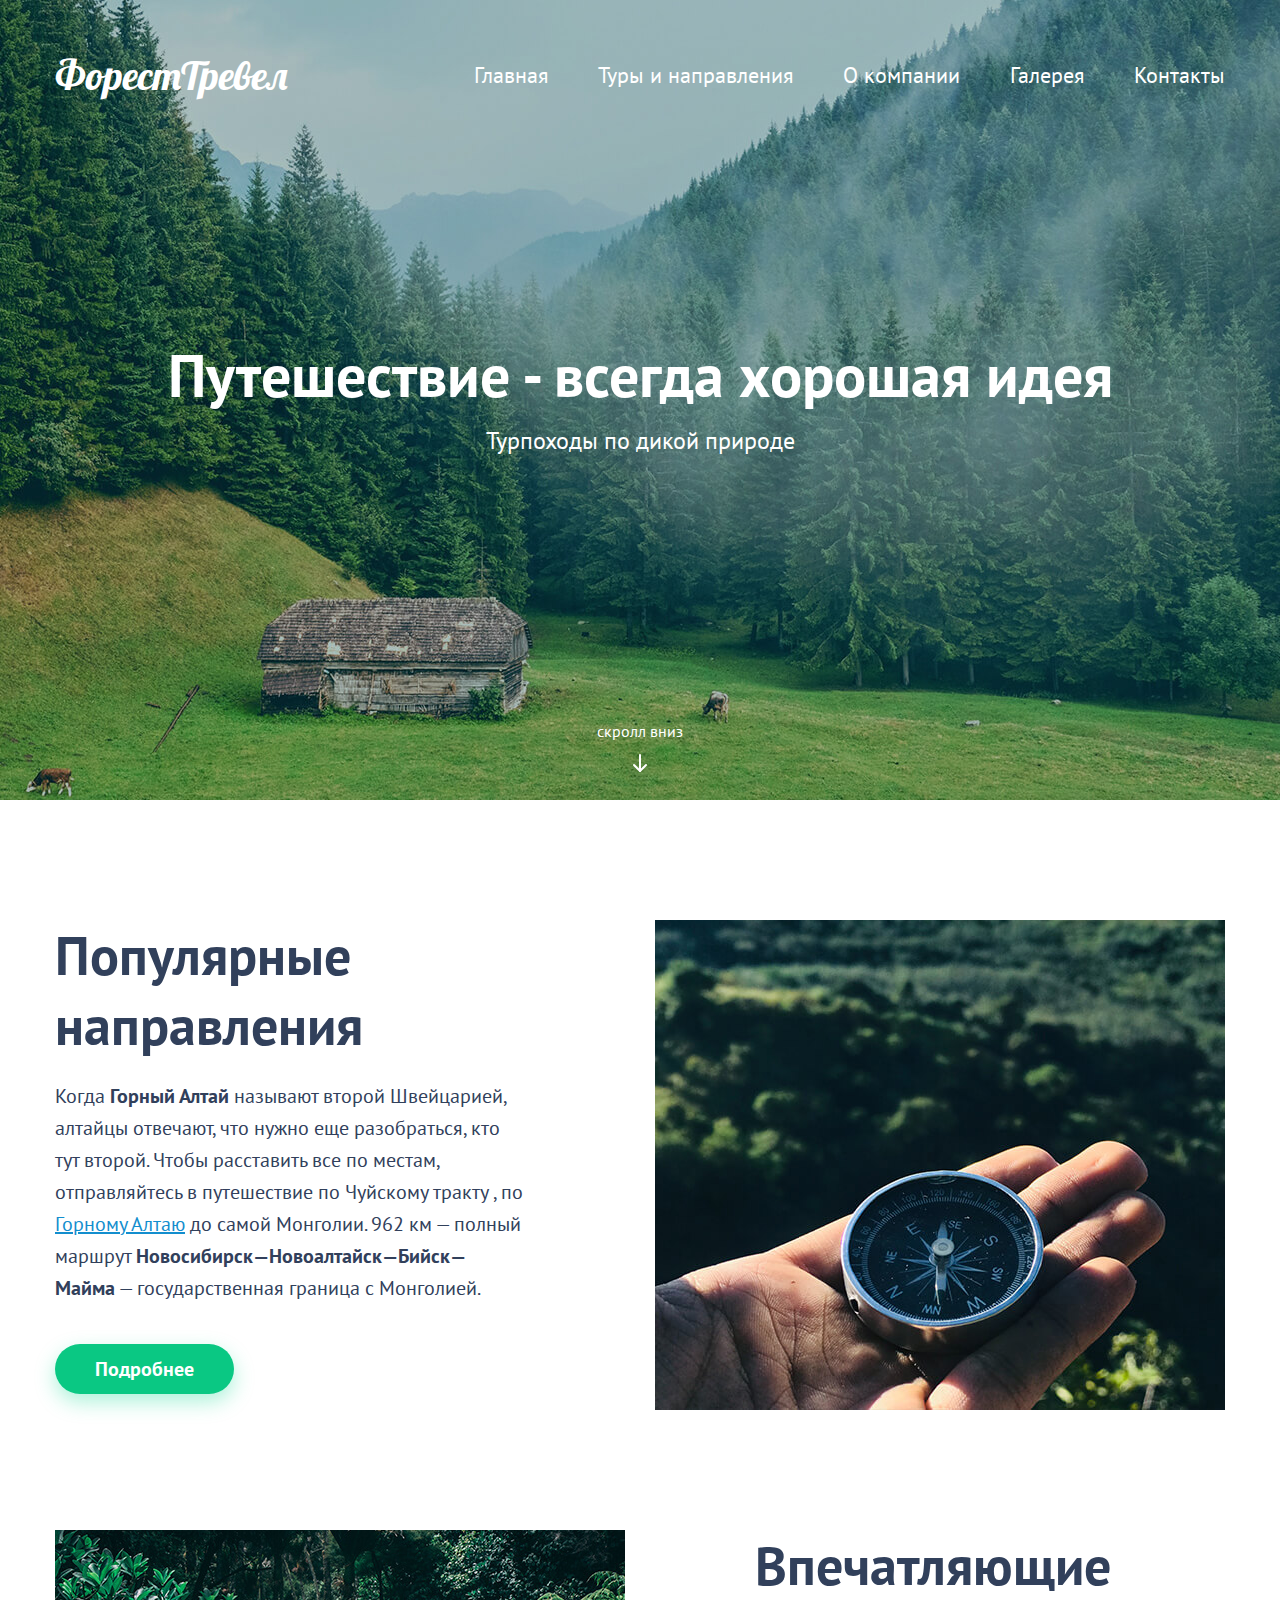
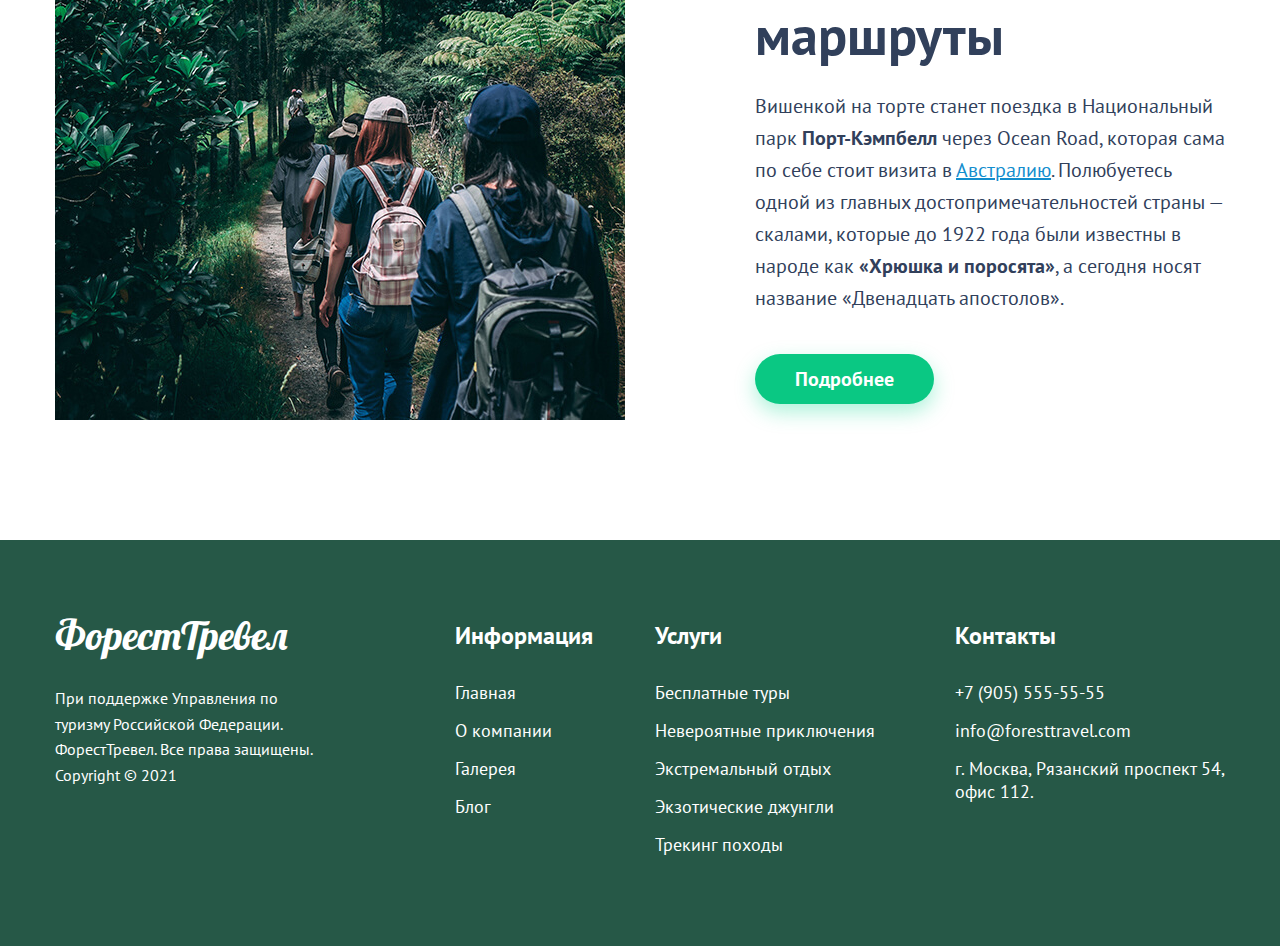
<file: index.html>
<!DOCTYPE html>
<html lang="en">
  <head>
    <meta charset="UTF-8" />
    <meta http-equiv="X-UA-Compatible" content="IE=edge" />
    <meta name="viewport" content="width=device-width, initial-scale=1.0" />

    <title>Forest Travel</title>

    <link rel="stylesheet" href="./css/main.css" />
    <link rel="stylesheet" href="./css/media.css" />
    <link rel="preconnect" href="https://fonts.googleapis.com" />
    <link rel="preconnect" href="https://fonts.gstatic.com" crossorigin />
    <link
      href="https://fonts.googleapis.com/css2?family=Lobster&family=PT+Sans:wght@400;700&display=swap"
      rel="stylesheet"
    />

    <meta property="og:url" content="https://test.html" />
    <meta property="og:type" content="website" />
    <meta property="og:title" content="Туристическое агенство Форест Тревел" />
    <meta property="og:description" content="Турпоходы по дикой природе" />
  </head>
  <body>
    <header class="header">
      <div class="header-top">
        <div class="logo">ФорестТревел</div>
        <nav class="header-nav">
          <ul class="header-nav-list">
            <li class="header-nav-list-item">
              <a href="./index.html" class="header-nav-link">Главная</a>
            </li>
            <li class="header-nav-list-item">
              <a href="./tours.html" class="header-nav-link"
                >Туры и направления</a
              >
            </li>
            <li class="header-nav-list-item">
              <a href="#!" class="header-nav-link">О компании</a>
            </li>
            <li class="header-nav-list-item">
              <a href="#!" class="header-nav-link">Галерея</a>
            </li>
            <li class="header-nav-list-item">
              <a href="./contacts.html" class="header-nav-link">Контакты</a>
            </li>
          </ul>
          <button class="header-nav-button">
            <img src="./img/header/menu.svg" alt="" />
          </button>
        </nav>
      </div>

      <div class="header-content">
        <h1 class="header-title">Путешествие - всегда хорошая идея</h1>
        <p>Турпоходы по дикой природе</p>
      </div>

      <a href="#main" class="header-scroll">cкролл вниз</a>
    </header>

    <main class="main" id="main">
      <div class="container">
        <article class="main-row">
          <div class="main-content">
            <div class="main-content-header">
              <h2 class="main-header">Популярные направления</h2>
            </div>

            <div class="main-content-text">
              <p>
                Когда <b>Горный Алтай</b> называют второй Швейцарией, алтайцы
                отвечают, что нужно еще разобраться, кто тут второй. Чтобы
                расставить все по местам, отправляйтесь в путешествие по
                Чуйскому тракту , по <a href="#!">Горному Алтаю</a> до самой
                Монголии. 962 км — полный маршрут
                <b>Новосибирск—Новоалтайск—Бийск—Майма</b> — государственная
                граница с Монголией.
              </p>
            </div>

            <a href="#!" class="button">Подробнее</a>
          </div>

          <div class="main-img">
            <img src="./img/main-page-content/compass.jpg" alt="compass" />
          </div>
        </article>
        <article class="main-row">
          <div class="main-content">
            <div class="main-content-header">
              <h2 class="main-header">Впечатляющие маршруты</h2>
            </div>

            <div class="main-content-text">
              <p>
                Вишенкой на торте станет поездка в Национальный парк
                <b>Порт-Кэмпбелл</b> через Ocean Road, которая сама по себе
                стоит визита в <a href="#!">Австралию</a>. Полюбуетесь одной из
                главных достопримечательностей страны — скалами, которые до 1922
                года были известны в народе как <b>«Хрюшка и поросята»</b>, а
                сегодня носят название «Двенадцать апостолов».
              </p>
            </div>

            <a href="#!" class="button">Подробнее</a>
          </div>
          <div class="main-img">
            <img src="./img/main-page-content/travel.jpg" alt="travel" />
          </div>
        </article>
      </div>
    </main>

    <footer class="footer">
      <div class="container">
        <div class="footer-row">
          <div class="footer-copyright">
            <div class="footer-logo">
              <div class="logo">ФорестТревел</div>
            </div>

            <p>
              При поддержке Управления по туризму Российской Федерации.
              ФорестТревел. Все права защищены. Copyright © 2021
            </p>
          </div>

          <div class="footer-widgets-wrapper">
            <div class="footer-widget-info">
              <h3 class="footer-widget-title">Информация</h3>
              <ul class="footer-widget-list">
                <li><a href="#!">Главная</a></li>
                <li><a href="#!">О компании</a></li>
                <li><a href="#!">Галерея</a></li>
                <li><a href="#!">Блог</a></li>
              </ul>
            </div>

            <div class="footer-widget-services">
              <h3 class="footer-widget-title">Услуги</h3>
              <ul class="footer-widget-list">
                <li><a href="#!">Бесплатные туры</a></li>
                <li><a href="#!">Невероятные приключения</a></li>
                <li><a href="#!">Экстремальный отдых</a></li>
                <li><a href="#!">Экзотические джунгли</a></li>
                <li><a href="#!">Трекинг походы</a></li>
              </ul>
            </div>

            <div class="footer-widget-contacts">
              <h3 class="footer-widget-title">Контакты</h3>
              <ul class="footer-widget-list">
                <li>+7 (905) 555-55-55</li>
                <li>info@foresttravel.com</li>
                <li>г. Москва, Рязанский проспект 54, офис 112.</li>
              </ul>
            </div>
          </div>
        </div>
      </div>
    </footer>
  </body>
</html>
</file>
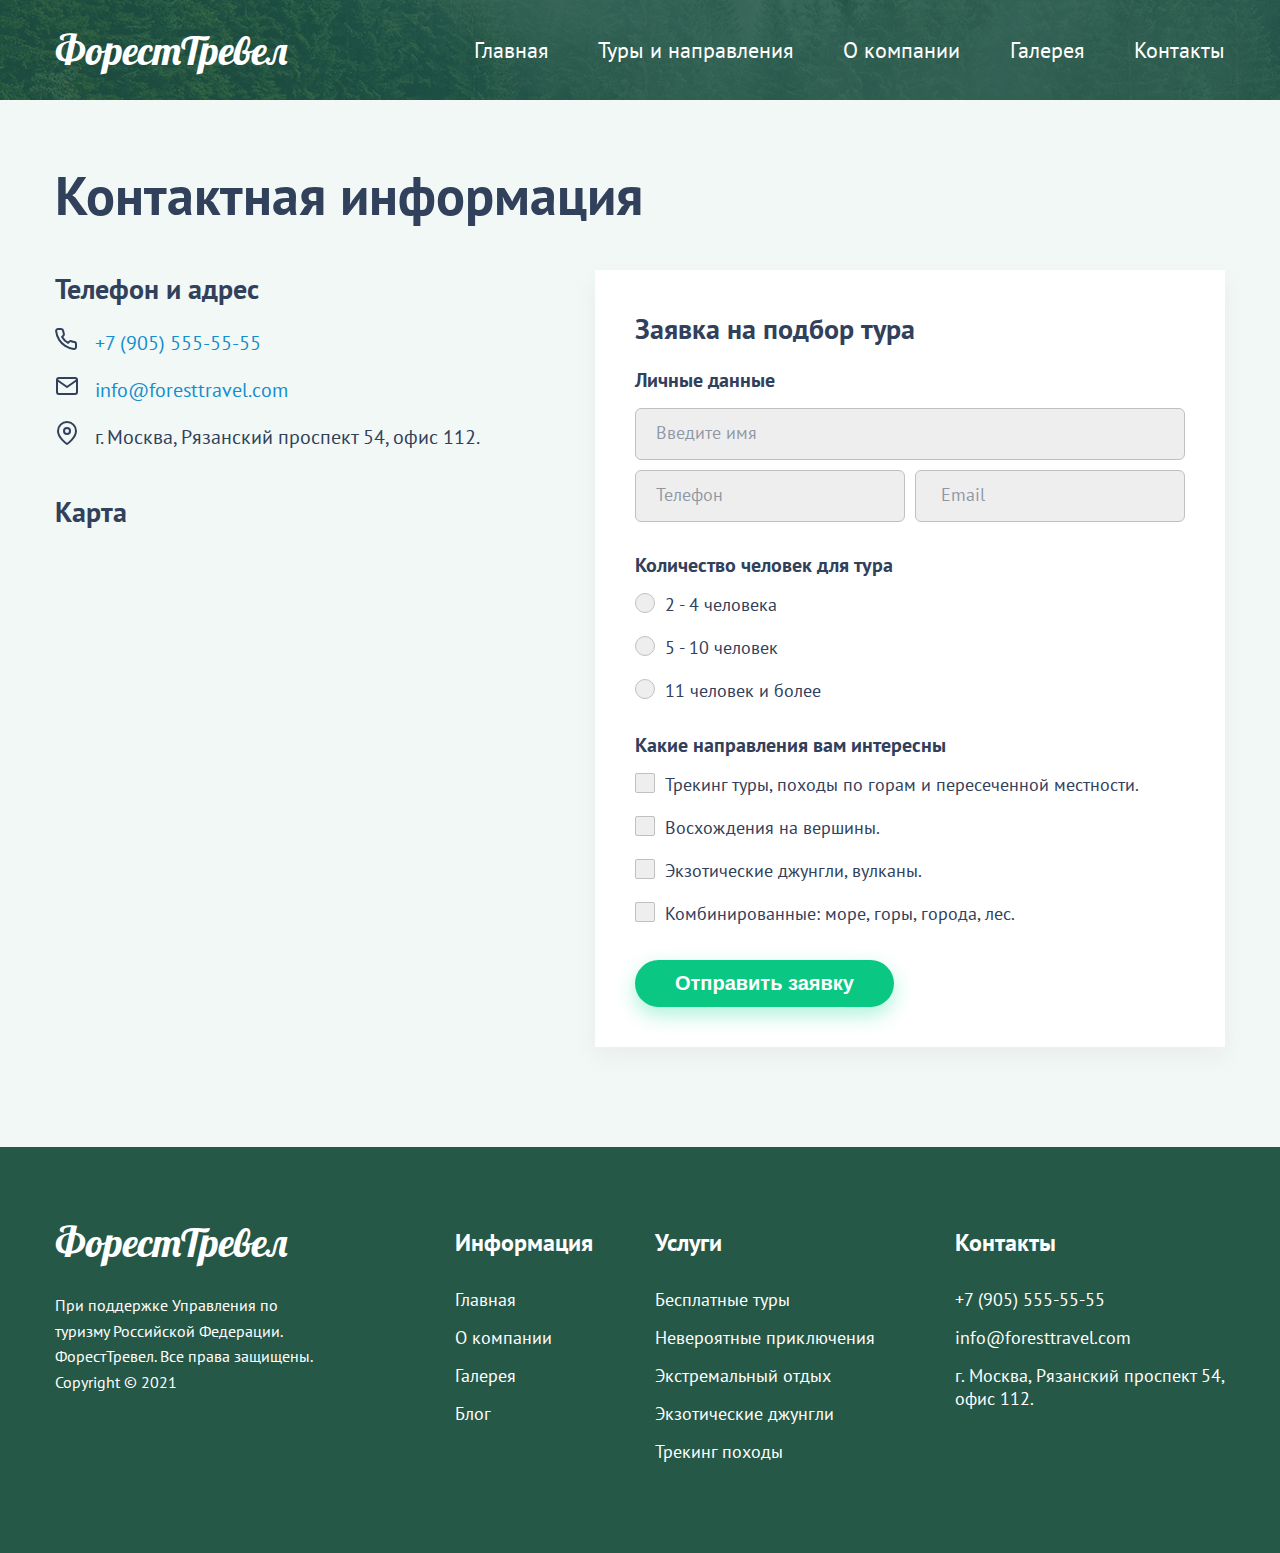
<file: contacts.html>
<!DOCTYPE html>
<html lang="en">
  <head>
    <meta charset="UTF-8" />
    <meta http-equiv="X-UA-Compatible" content="IE=edge" />
    <meta name="viewport" content="width=device-width, initial-scale=1.0" />
    <title>Forest Travel</title>
    <link rel="stylesheet" href="./css/main.css" />
    <link rel="preconnect" href="https://fonts.googleapis.com" />
    <link rel="preconnect" href="https://fonts.gstatic.com" crossorigin />
    <link
      href="https://fonts.googleapis.com/css2?family=Lobster&family=PT+Sans:wght@400;700&display=swap"
      rel="stylesheet"
    />
  </head>
  <body class="bgcolor">
    <header class="header-inner">
      <div class="header-top">
        <div class="logo">ФорестТревел</div>
        <nav class="header-nav">
          <ul class="header-nav-list">
            <li class="header-nav-list-item">
              <a href="./index.html" class="header-nav-link">Главная</a>
            </li>
            <li class="header-nav-list-item">
              <a href="./tours.html" class="header-nav-link"
                >Туры и направления</a
              >
            </li>
            <li class="header-nav-list-item">
              <a href="#!" class="header-nav-link">О компании</a>
            </li>
            <li class="header-nav-list-item">
              <a href="#!" class="header-nav-link">Галерея</a>
            </li>
            <li class="header-nav-list-item">
              <a href="./contacts.html" class="header-nav-link">Контакты</a>
            </li>
          </ul>
        </nav>
      </div>
    </header>

    <main class="inner-page">
      <div class="container">
        <div class="contacts-header">
          <h1 class="main-header">Контактная информация</h1>
        </div>

        <div class="contact-row">
          <div class="contact-info">
            <div class="contact-block">
              <h4 class="contact-block-title">Телефон и адрес</h4>
              <div class="contact-block-body">
                <ul class="contact-list">
                  <li class="contact-list-icon phone">
                    <a href="tel:+79055555555">+7 (905) 555-55-55</a>
                  </li>
                  <li class="contact-list-icon email">
                    <a href="mailto:info@foresttravel.com"
                      >info@foresttravel.com</a
                    >
                  </li>
                  <li class="contact-list-icon adress">
                    г. Москва, Рязанский проспект 54, офис 112.
                  </li>
                </ul>
              </div>
            </div>

            <div class="contact-block">
              <h4 class="contact-block-title">Карта</h4>
              <div class="contact-block-body">
                <!-- <img src="./img/contacts/map.jpg" alt="map" /> -->

                <script
                  type="text/javascript"
                  charset="utf-8"
                  async
                  src="https://api-maps.yandex.ru/services/constructor/1.0/js/?um=constructor%3Ab76356e4a4d890ecc65e8036e571ffdc82963c85d9243c5b8cf1fd761e5ffeb9&amp;width=470&amp;height=345&amp;lang=ru_RU&amp;scroll=true"
                ></script>
              </div>
            </div>
          </div>

          <form class="form">
            <h4 class="form-title">Заявка на подбор тура</h4>

            <fieldset class="form-group">
              <legend class="form-group-title">Личные данные</legend>

              <input
                class="input"
                type="text"
                placeholder="Введите имя"
                required
              />

              <div class="form-group-row">
                <input
                  class="input"
                  type="tel"
                  placeholder="Телефон"
                  required
                />
                <input
                  class="input"
                  type="email"
                  placeholder=" Email"
                  required
                />
              </div>
            </fieldset>

            <fieldset class="form-group">
              <legend class="form-group-title">
                Количество человек для тура
              </legend>

              <label class="radio-row">
                <input class="real-radio" type="radio" name="count-of-people" />
                <span class="custom-radio"></span>
                <span>2 - 4 человека</span>
              </label>

              <label class="radio-row">
                <input class="real-radio" type="radio" name="count-of-people" />
                <span class="custom-radio"></span>
                <span>5 - 10 человек</span>
              </label>

              <label class="radio-row">
                <input class="real-radio" type="radio" name="count-of-people" />
                <span class="custom-radio"></span>
                <span>11 человек и более</span>
              </label>
            </fieldset>

            <fieldset class="form-group">
              <legend class="form-group-title">
                Какие направления вам интересны
              </legend>

              <label class="checkbox-row">
                <input class="real-checkbox" type="checkbox" name="" />
                <span class="custom-checkbox"></span>
                <span>
                  Трекинг туры, походы по горам и пересеченной местности.
                </span>
              </label>

              <label class="checkbox-row">
                <input class="real-checkbox" type="checkbox" name="" />
                <span class="custom-checkbox"></span>
                <span>Восхождения на вершины.</span>
              </label>

              <label class="checkbox-row">
                <input class="real-checkbox" type="checkbox" name="" />
                <span class="custom-checkbox"></span>
                <span>Экзотические джунгли, вулканы.</span>
              </label>

              <label class="checkbox-row">
                <input class="real-checkbox" type="checkbox" name="" />
                <span class="custom-checkbox"></span>
                <span>Комбинированные: море, горы, города, лес.</span>
              </label>
            </fieldset>

            <input type="submit" value="Отправить заявку" class="button" />
          </form>
        </div>
      </div>
    </main>

    <footer class="footer">
      <div class="container">
        <div class="footer-row">
          <div class="footer-copyright">
            <div class="footer-logo">
              <div class="logo">ФорестТревел</div>
            </div>

            <p>
              При поддержке Управления по туризму Российской Федерации.
              ФорестТревел. Все права защищены. Copyright © 2021
            </p>
          </div>

          <div class="footer-widgets-wrapper">
            <div class="footer-widget-info">
              <h4 class="footer-widget-title">Информация</h4>
              <ul class="footer-widget-list">
                <li><a href="#!">Главная</a></li>
                <li><a href="#!">О компании</a></li>
                <li><a href="#!">Галерея</a></li>
                <li><a href="#!">Блог</a></li>
              </ul>
            </div>

            <div class="footer-widget-services">
              <h4 class="footer-widget-title">Услуги</h4>
              <ul class="footer-widget-list">
                <li><a href="#!">Бесплатные туры</a></li>
                <li><a href="#!">Невероятные приключения</a></li>
                <li><a href="#!">Экстремальный отдых</a></li>
                <li><a href="#!">Экзотические джунгли</a></li>
                <li><a href="#!">Трекинг походы</a></li>
              </ul>
            </div>

            <div class="footer-widget-contacts">
              <h4 class="footer-widget-title">Контакты</h4>
              <ul class="footer-widget-list">
                <li>+7 (905) 555-55-55</li>
                <li>info@foresttravel.com</li>
                <li>г. Москва, Рязанский проспект 54, офис 112.</li>
              </ul>
            </div>
          </div>
        </div>
      </div>
    </footer>
  </body>
</html>
</file>
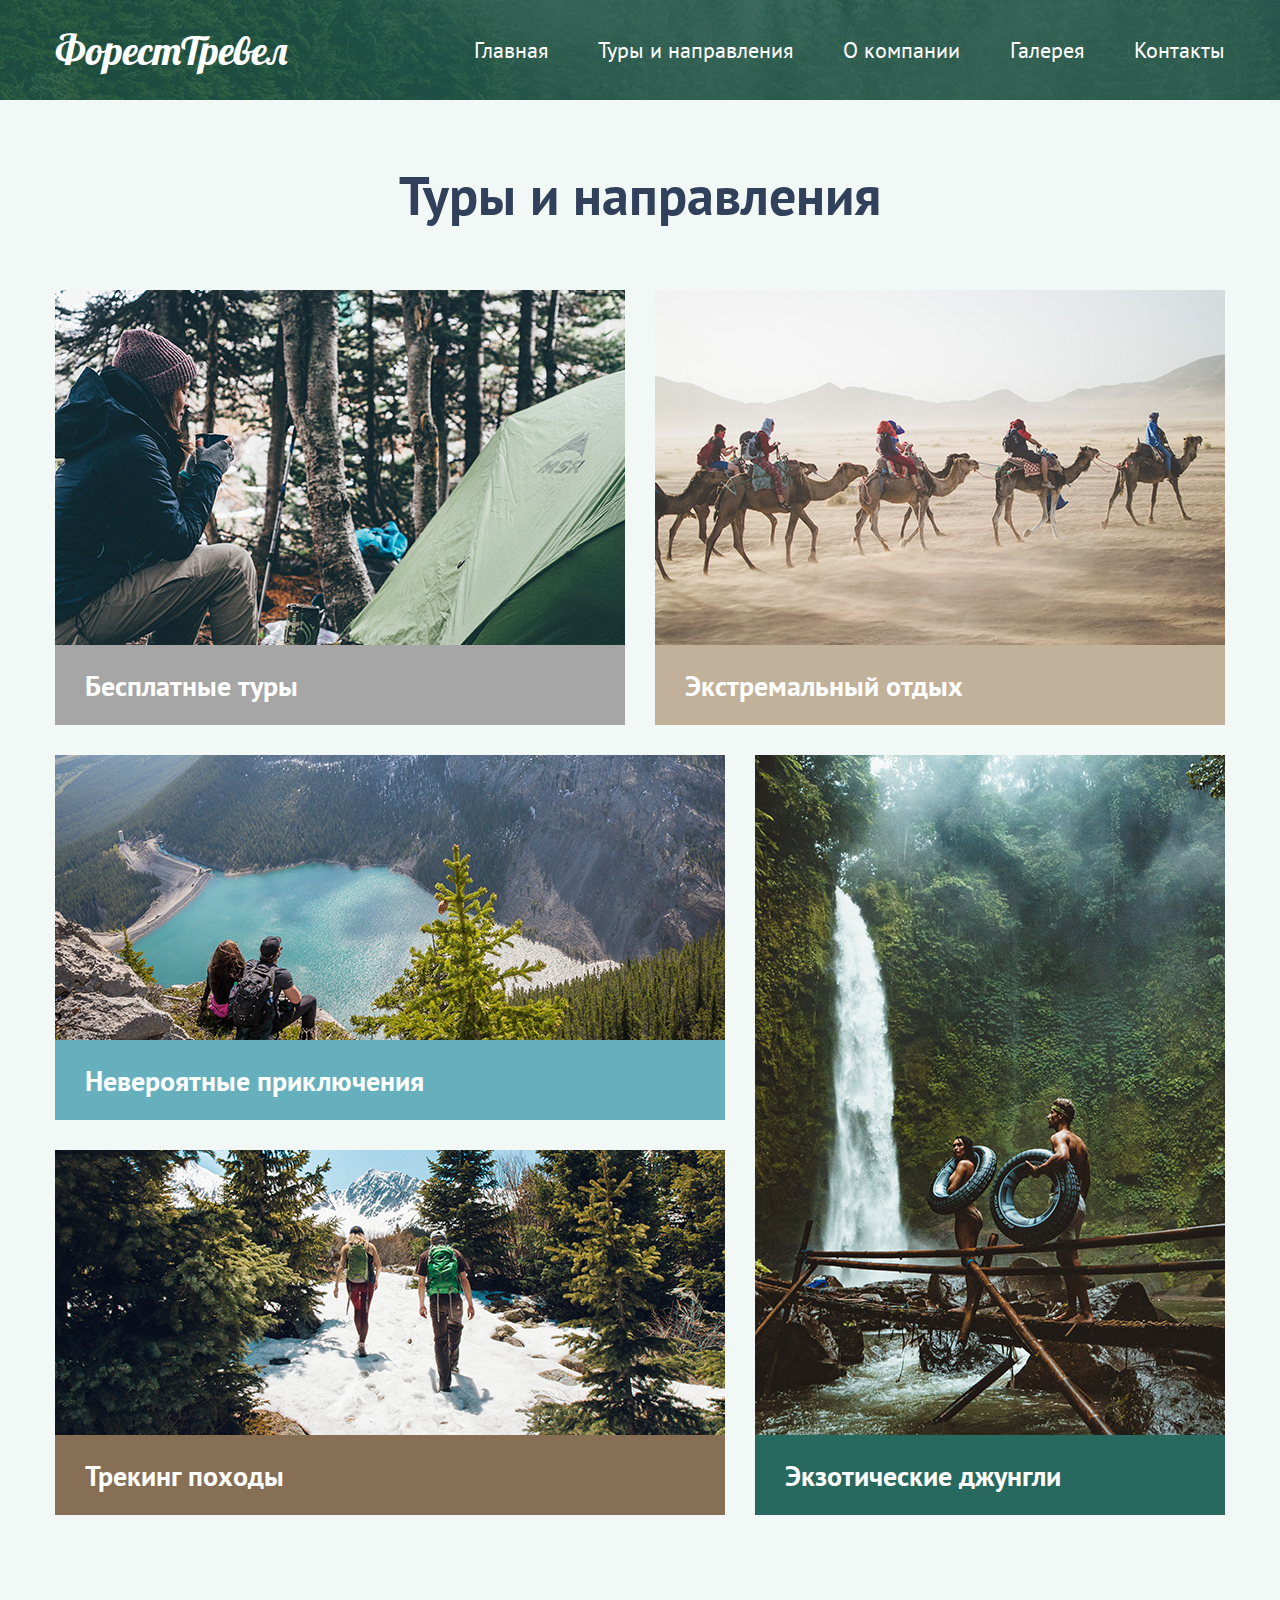
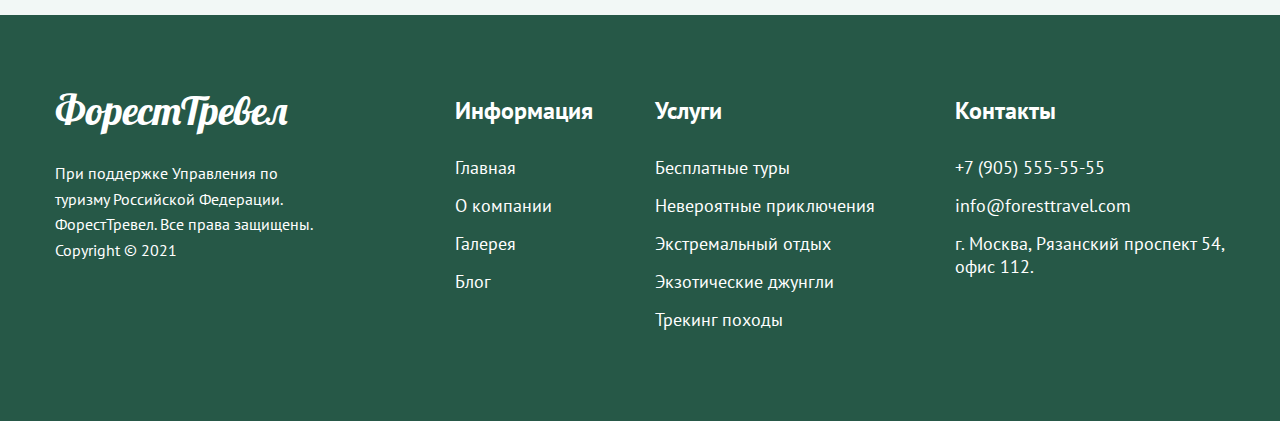
<file: tours.html>
<!DOCTYPE html>
<html lang="en">
  <head>
    <meta charset="UTF-8" />
    <meta http-equiv="X-UA-Compatible" content="IE=edge" />
    <meta name="viewport" content="width=device-width, initial-scale=1.0" />
    <title>Forest Travel</title>
    <link rel="stylesheet" href="./css/main.css" />
    <link rel="preconnect" href="https://fonts.googleapis.com" />
    <link rel="preconnect" href="https://fonts.gstatic.com" crossorigin />
    <link
      href="https://fonts.googleapis.com/css2?family=Lobster&family=PT+Sans:wght@400;700&display=swap"
      rel="stylesheet"
    />
  </head>
  <body class="bgcolor">
    <header class="header-inner">
      <div class="header-top">
        <div class="logo">ФорестТревел</div>
        <nav class="header-nav">
          <ul class="header-nav-list">
            <li class="header-nav-list-item">
              <a href="./index.html" class="header-nav-link">Главная</a>
            </li>
            <li class="header-nav-list-item">
              <a href="./tours.html" class="header-nav-link"
                >Туры и направления</a
              >
            </li>
            <li class="header-nav-list-item">
              <a href="#!" class="header-nav-link">О компании</a>
            </li>
            <li class="header-nav-list-item">
              <a href="#!" class="header-nav-link">Галерея</a>
            </li>
            <li class="header-nav-list-item">
              <a href="./contacts.html" class="header-nav-link">Контакты</a>
            </li>
          </ul>
        </nav>
      </div>
    </header>

    <main class="inner-page">
      <div class="container">
        <div class="inner-page-tours-header">
          <h1 class="main-header">Туры и направления</h1>
        </div>

        <div class="cards-wrapper">
          <div class="cards-first-row">
            <a href="#" class="card-link-wrapper">
              <div class="card tours-color">
                <img src="./img/cards/free-tours.jpg" alt="forest" />
                <div class="card-title-wrapper grey-color">
                  <h2 class="card-title">Бесплатные туры</h2>
                </div>
              </div>
            </a>

            <a href="#" class="card-link-wrapper">
              <div class="card extreme-color">
                <img src="./img/cards/extrim.jpg" alt="forest" />
                <div class="card-title-wrapper">
                  <h2 class="card-title">Экстремальный отдых</h2>
                </div>
              </div>
            </a>
          </div>

          <div class="cards-second-row">
            <div class="cards-second-row-column">
              <a href="#" class="card-link-wrapper">
                <div class="card bigger advent-color">
                  <img src="./img/cards/adventures.jpg" alt="forest" />
                  <div class="card-title-wrapper grey-color">
                    <h2 class="card-title">Невероятные приключения</h2>
                  </div>
                </div>
              </a>

              <a href="./tracking.html" class="card-link-wrapper">
                <div class="card bigger tracking-color">
                  <img src="./img/cards/tracking.jpg" alt="forest" />
                  <div class="card-title-wrapper grey-color">
                    <h2 class="card-title">Трекинг походы</h2>
                  </div>
                </div>
              </a>
            </div>

            <div class="cards-second-row-column">
              <a href="#" class="card-link-wrapper">
                <div class="card smaller jungles-color">
                  <img src="./img/cards/jungles.jpg" alt="forest" />
                  <div class="card-title-wrapper sand-color">
                    <h2 class="card-title">Экзотические джунгли</h2>
                  </div>
                </div>
              </a>
            </div>
          </div>
        </div>
      </div>
    </main>

    <footer class="footer">
      <div class="container">
        <div class="footer-row">
          <div class="footer-copyright">
            <div class="footer-logo">
              <div class="logo">ФорестТревел</div>
            </div>

            <p>
              При поддержке Управления по туризму Российской Федерации.
              ФорестТревел. Все права защищены. Copyright © 2021
            </p>
          </div>

          <div class="footer-widgets-wrapper">
            <div class="footer-widget-info">
              <h3 class="footer-widget-title">Информация</h3>
              <ul class="footer-widget-list">
                <li><a href="#!">Главная</a></li>
                <li><a href="#!">О компании</a></li>
                <li><a href="#!">Галерея</a></li>
                <li><a href="#!">Блог</a></li>
              </ul>
            </div>

            <div class="footer-widget-services">
              <h3 class="footer-widget-title">Услуги</h3>
              <ul class="footer-widget-list">
                <li><a href="#!">Бесплатные туры</a></li>
                <li><a href="#!">Невероятные приключения</a></li>
                <li><a href="#!">Экстремальный отдых</a></li>
                <li><a href="#!">Экзотические джунгли</a></li>
                <li><a href="#!">Трекинг походы</a></li>
              </ul>
            </div>

            <div class="footer-widget-contacts">
              <h3 class="footer-widget-title">Контакты</h3>
              <ul class="footer-widget-list">
                <li>+7 (905) 555-55-55</li>
                <li>info@foresttravel.com</li>
                <li>г. Москва, Рязанский проспект 54, офис 112.</li>
              </ul>
            </div>
          </div>
        </div>
      </div>
    </footer>
  </body>
</html>
</file>
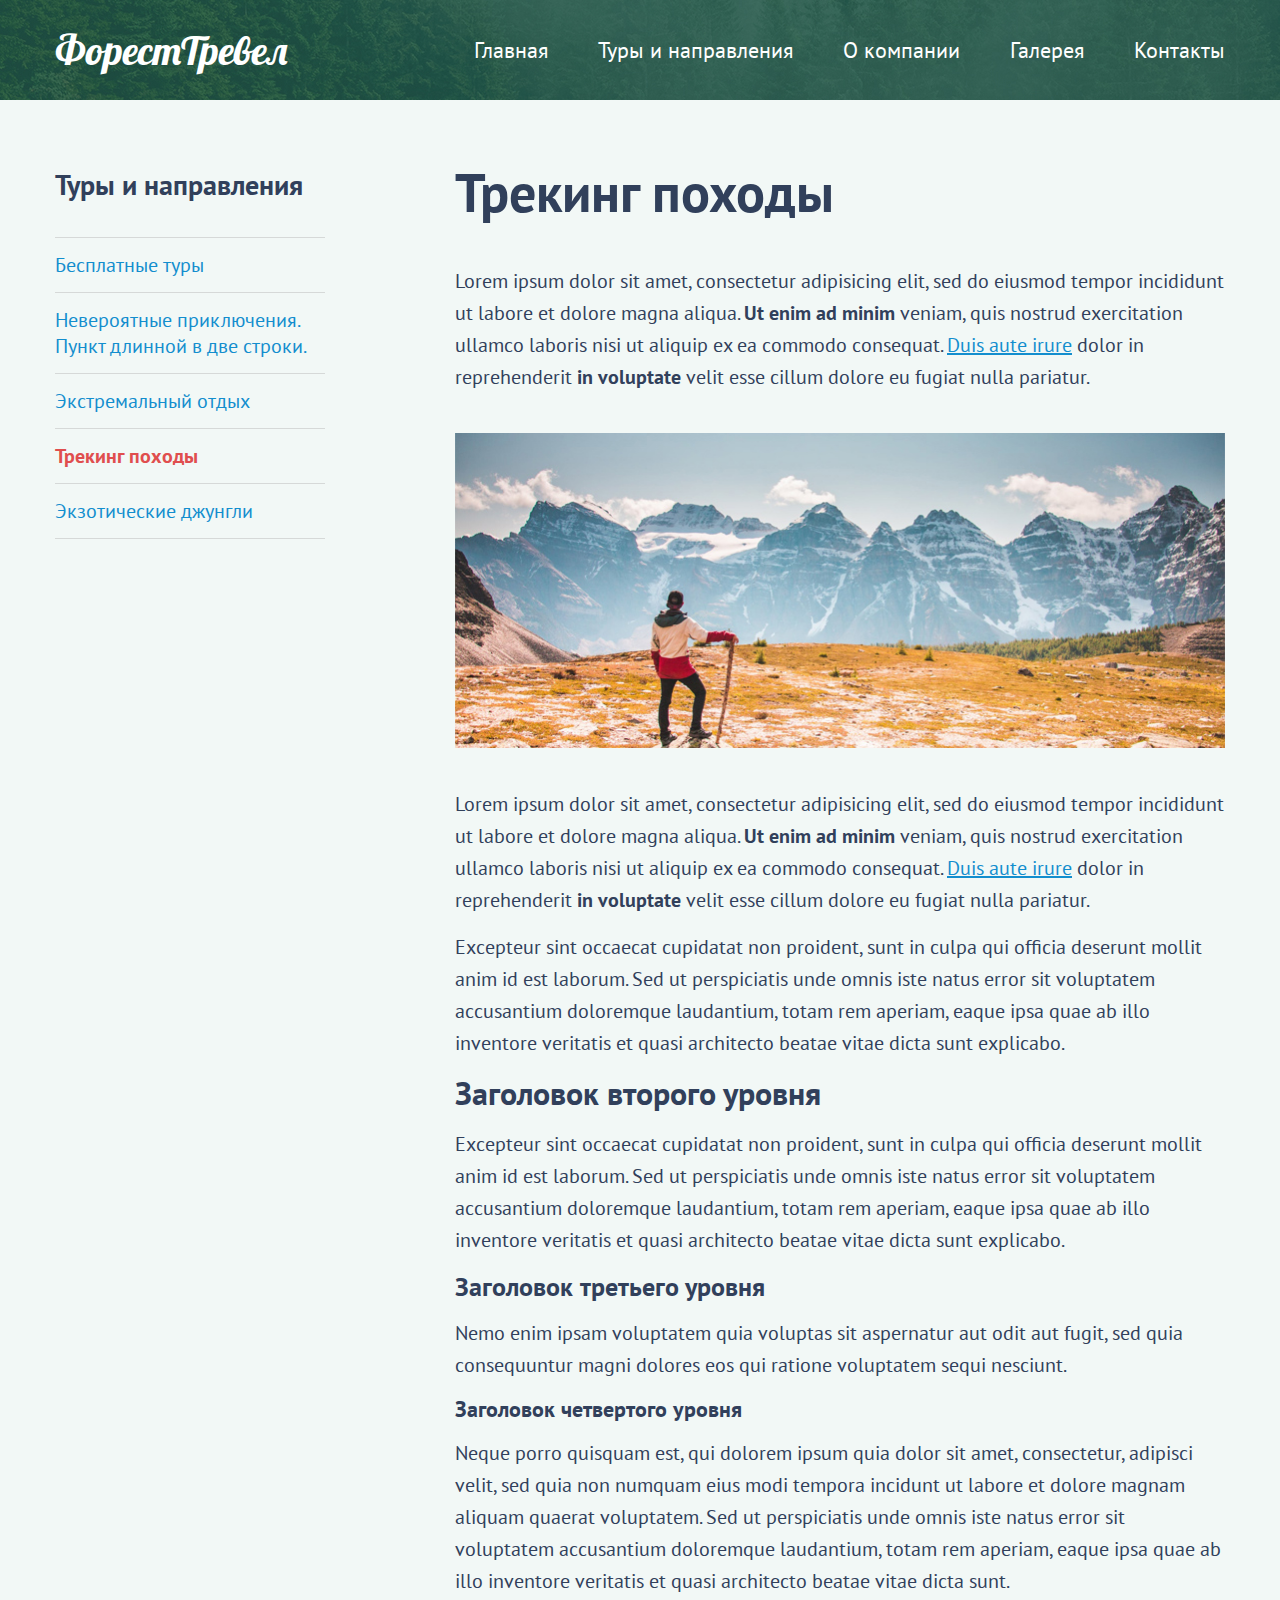
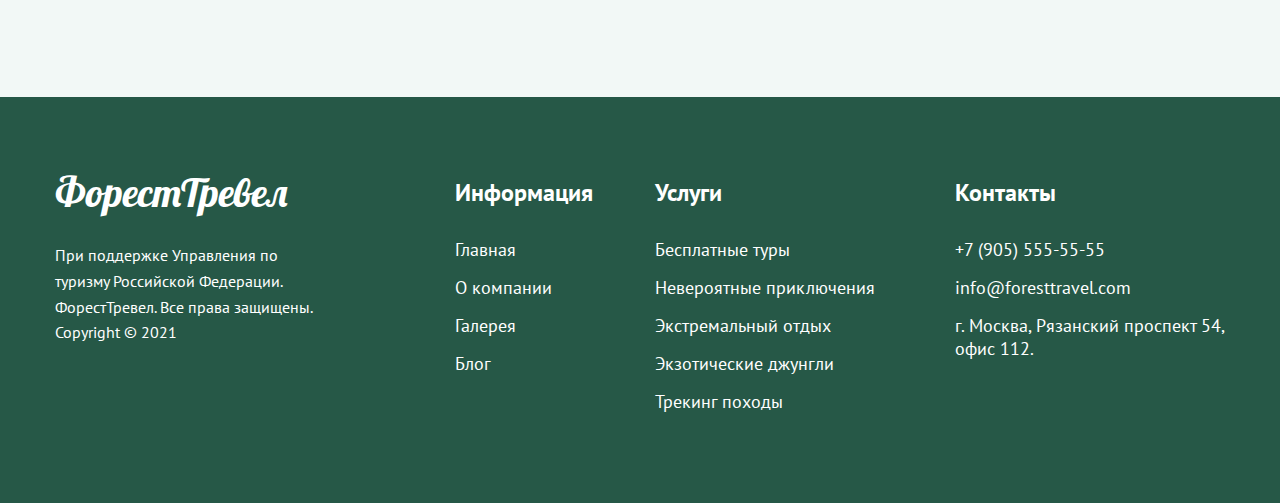
<file: tracking.html>
<!DOCTYPE html>
<html lang="en">
  <head>
    <meta charset="UTF-8" />
    <meta http-equiv="X-UA-Compatible" content="IE=edge" />
    <meta name="viewport" content="width=device-width, initial-scale=1.0" />
    <title>Forest Travel</title>
    <link rel="stylesheet" href="./css/main.css" />
    <link rel="preconnect" href="https://fonts.googleapis.com" />
    <link rel="preconnect" href="https://fonts.gstatic.com" crossorigin />
    <link
      href="https://fonts.googleapis.com/css2?family=Lobster&family=PT+Sans:wght@400;700&display=swap"
      rel="stylesheet"
    />
  </head>
  <body class="bgcolor">
    <header class="header-inner">
      <div class="header-top">
        <div class="logo">ФорестТревел</div>
        <nav class="header-nav">
          <ul class="header-nav-list">
            <li class="header-nav-list-item">
              <a href="./index.html" class="header-nav-link">Главная</a>
            </li>
            <li class="header-nav-list-item">
              <a href="./tours.html" class="header-nav-link"
                >Туры и направления</a
              >
            </li>
            <li class="header-nav-list-item">
              <a href="#!" class="header-nav-link">О компании</a>
            </li>
            <li class="header-nav-list-item">
              <a href="#!" class="header-nav-link">Галерея</a>
            </li>
            <li class="header-nav-list-item">
              <a href="./contacts.html" class="header-nav-link">Контакты</a>
            </li>
          </ul>
        </nav>
      </div>
    </header>

    <main class="inner-page">
      <div class="container">
        <div class="row-article-page">
          <nav class="article-page-nav">
            <h3 class="article-page-nav-title">Туры и направления</h3>
            <ul class="article-page-nav-list">
              <li><a href="#">Бесплатные туры</a></li>
              <li>
                <a href="#"
                  >Невероятные приключения. Пункт длинной в две строки.</a
                >
              </li>
              <li><a href="#">Экстремальный отдых</a></li>
              <li><a href="#" class="active">Трекинг походы</a></li>
              <li><a href="#">Экзотические джунгли</a></li>
            </ul>
          </nav>
          <article class="article-page-article">
            <h1>Трекинг походы</h1>
            <p>
              Lorem ipsum dolor sit amet, consectetur adipisicing elit, sed do
              eiusmod tempor incididunt ut labore et dolore magna aliqua.
              <b>Ut enim ad minim</b> veniam, quis nostrud exercitation ullamco
              laboris nisi ut aliquip ex ea commodo consequat.
              <a href="#!">Duis aute irure</a> dolor in reprehenderit
              <b>in voluptate</b> velit esse cillum dolore eu fugiat nulla
              pariatur.
            </p>
            <img src="./img/articles/tracking.jpg" alt="mountains" />
            <p>
              Lorem ipsum dolor sit amet, consectetur adipisicing elit, sed do
              eiusmod tempor incididunt ut labore et dolore magna aliqua.
              <b>Ut enim ad minim</b> veniam, quis nostrud exercitation ullamco
              laboris nisi ut aliquip ex ea commodo consequat.
              <a href="#!">Duis aute irure</a> dolor in reprehenderit
              <b>in voluptate</b> velit esse cillum dolore eu fugiat nulla
              pariatur.
            </p>

            <p>
              Excepteur sint occaecat cupidatat non proident, sunt in culpa qui
              officia deserunt mollit anim id est laborum. Sed ut perspiciatis
              unde omnis iste natus error sit voluptatem accusantium doloremque
              laudantium, totam rem aperiam, eaque ipsa quae ab illo inventore
              veritatis et quasi architecto beatae vitae dicta sunt explicabo.
            </p>

            <h2>Заголовок второго уровня</h2>
            <p>
              Excepteur sint occaecat cupidatat non proident, sunt in culpa qui
              officia deserunt mollit anim id est laborum. Sed ut perspiciatis
              unde omnis iste natus error sit voluptatem accusantium doloremque
              laudantium, totam rem aperiam, eaque ipsa quae ab illo inventore
              veritatis et quasi architecto beatae vitae dicta sunt explicabo.
            </p>

            <h3>Заголовок третьего уровня</h3>
            <p>
              Nemo enim ipsam voluptatem quia voluptas sit aspernatur aut odit
              aut fugit, sed quia consequuntur magni dolores eos qui ratione
              voluptatem sequi nesciunt.
            </p>

            <h4>Заголовок четвертого уровня</h4>
            <p>
              Neque porro quisquam est, qui dolorem ipsum quia dolor sit amet,
              consectetur, adipisci velit, sed quia non numquam eius modi
              tempora incidunt ut labore et dolore magnam aliquam quaerat
              voluptatem. Sed ut perspiciatis unde omnis iste natus error sit
              voluptatem accusantium doloremque laudantium, totam rem aperiam,
              eaque ipsa quae ab illo inventore veritatis et quasi architecto
              beatae vitae dicta sunt.
            </p>
          </article>
        </div>
      </div>
    </main>

    <footer class="footer">
      <div class="container">
        <div class="footer-row">
          <div class="footer-copyright">
            <div class="footer-logo">
              <div class="logo">ФорестТревел</div>
            </div>

            <p>
              При поддержке Управления по туризму Российской Федерации.
              ФорестТревел. Все права защищены. Copyright © 2021
            </p>
          </div>

          <div class="footer-widgets-wrapper">
            <div class="footer-widget-info">
              <h4 class="footer-widget-title">Информация</h4>
              <ul class="footer-widget-list">
                <li><a href="#!">Главная</a></li>
                <li><a href="#!">О компании</a></li>
                <li><a href="#!">Галерея</a></li>
                <li><a href="#!">Блог</a></li>
              </ul>
            </div>

            <div class="footer-widget-services">
              <h4 class="footer-widget-title">Услуги</h4>
              <ul class="footer-widget-list">
                <li><a href="#!">Бесплатные туры</a></li>
                <li><a href="#!">Невероятные приключения</a></li>
                <li><a href="#!">Экстремальный отдых</a></li>
                <li><a href="#!">Экзотические джунгли</a></li>
                <li><a href="#!">Трекинг походы</a></li>
              </ul>
            </div>

            <div class="footer-widget-contacts">
              <h4 class="footer-widget-title">Контакты</h4>
              <ul class="footer-widget-list">
                <li>+7 (905) 555-55-55</li>
                <li>info@foresttravel.com</li>
                <li>г. Москва, Рязанский проспект 54, офис 112.</li>
              </ul>
            </div>
          </div>
        </div>
      </div>
    </footer>
  </body>
</html>
</file>
<file: css/media.css>
/* ----------- Tablet ----------- */

@media (max-width: 1199px) {
  .container {
    width: 900px;
  }

  /* Header */

  .header {
    height: 590px;
  }

  .header-top,
  .header-content {
    padding-right: 15px;
    padding-left: 15px;
    width: 900px;
  }

  .header-nav-button {
    display: block;

    padding-top: 10px;
    background: transparent;
    border: none;

    cursor: pointer;
  }

  .header-nav-list {
    display: none;
  }

  .header-title {
    font-size: 52px;
  }

  .header-scroll {
    font-size: 0;
  }

  /* Main */

  .main {
    padding: 80px 0;
  }

  .main-row:not(:last-child) {
    margin-bottom: 80px;
  }

  .main-img,
  .main-content {
    width: 420px;
  }

  .main-header {
    line-height: 1;
    font-size: 50px;
  }

  .main-content-text {
    margin-bottom: 20px;
    font-size: 18px;
  }

  /* Footer */

  .footer {
    padding: 50px 0;
  }

  .footer-widget-services {
    display: none;
  }

  .footer-copyright {
    width: 195px;
  }

  .footer-logo {
    margin-bottom: 20px;
  }

  .footer-logo .logo {
    font-size: 30px;
  }

  .footer-copyright p {
    font-size: 14px;
  }

  .footer-widget-title {
    margin-bottom: 20px;
  }
}

/* ----------- Mobile ----------- */

@media (max-width: 899px) {
  .container {
    width: 600px;
  }

  /* Header */

  .header-top,
  .header-content {
    width: 600px;
  }

  .header-nav-button {
    padding-top: 5px;
  }

  .header-title {
    font-size: 42px;
  }

  .header-content p {
    font-size: 20px;
  }

  /* Main */

  .main {
    padding: 60px 0;
  }

  .main-row {
    flex-direction: row-reverse;
  }

  .main-row:not(:last-child) {
    margin-bottom: 60px;
  }

  .main-img {
    width: 170px;
  }

  .main-img img {
    width: 100%;
    height: 100%;

    object-fit: cover;
  }

  .main-content {
    width: 370px;
  }

  .main-header {
    font-size: 42px;
  }

  .main-content-text {
    font-size: 16px;
  }

  .button {
    padding: 12px 30px;
    font-size: 18px;
  }

  /* Footer */

  .footer {
    padding: 40px 0;
  }

  .footer-row {
    flex-wrap: wrap-reverse;
  }

  .footer-widgets-wrapper {
    justify-content: space-between;
    margin-bottom: 50px;
    padding-top: 0;
    width: 100%;
  }

  .footer-copyright {
    width: 100%;
  }

  .footer-copyright p {
    margin-bottom: 0;
  }
}

/* ----------- Mobile XS ----------- */

@media (max-width: 599px) {
  .container {
    width: 320px;
  }

  /* Header */

  .header-top,
  .header-content {
    width: 320px;
  }

  .logo {
    font-size: 30px;
  }

  .header-nav-button {
    padding-top: 0;
  }

  .header-title {
    font-size: 32px;
  }

  .header-content p {
    margin-top: 10px;
    font-size: 18px;
  }

  /* Main */

  .main {
    padding: 40px 0;
  }

  .main-row {
    flex-direction: column-reverse;
  }

  .main-row:nth-child(even) {
    flex-direction: column-reverse;
  }

  .main-row:not(:last-child) {
    margin-bottom: 40px;
  }

  .main-img {
    margin-bottom: 20px;

    width: 290px;
    height: 150px;
  }

  .main-content {
    width: 290px;
  }

  .main-header {
    font-size: 34px;
  }

  /* Footer */

  .footer {
    text-align: center;
  }

  .footer-row {
    flex-direction: column-reverse;
  }

  .footer-widgets-wrapper {
    flex-direction: column;
    align-items: center;
    row-gap: 40px;
    margin-bottom: 40px;
  }

  .footer-widgets-wrapper > * {
    width: 100%;
  }

  .footer-widget-services {
    display: block;
  }

  .footer-widget-title {
    margin-bottom: 10px;
    font-size: 20px;
  }

  .footer-widget-list {
    font-size: 16px;
  }

  .footer-widget-list li:not(:last-child) {
    margin-bottom: 10px;
  }

  .footer-logo {
    margin-bottom: 10px;
  }
}
</file>
<file: css/main.css>
@import "./reset.css";

/* header {
  display: none;
} */
/* main {
  display: none;
} */
/* footer {
  display: none;
} */

/* font-family: 'Lobster', cursive;
font-family: 'PT Sans', sans-serif; */

body > * {
  flex-shrink: 0; /* sticky footer */
}

.none {
  display: none;
}

.bgcolor {
  background-color: #f2f8f6;
}

.container {
  margin: 0 auto;
  padding-right: 15px;
  padding-left: 15px;

  width: 1200px;
}

.inner-page {
  padding-top: 60px;
  padding-bottom: 100px;
}

.main-header {
  font-weight: 700;
  font-size: 54px;
  color: #31405b;
}

.button {
  display: inline-block;
  padding: 12px 40px;

  background-color: #0ac883;
  box-shadow: 0px 8px 20px rgba(24, 219, 148, 0.35);
  border-radius: 50px;
  border: none;

  cursor: pointer;

  font-weight: 700;
  font-size: 20px;
  color: #fff;
  text-decoration: none;
}

fieldset {
  margin: 0;
  padding: 0;
  border: none;
}

legend {
  display: block;
  margin: 0;
  padding: 0;
  border: none;
}

/* ------------ MAIN -----------*/

/* header */

.header {
  padding-top: 50px;
  height: 800px;
  position: relative;

  background-color: #265847;
  background-image: url("../img/header/forest.jpg");
  background-position: center;
  background-size: cover;

  color: #fff;
}

.header-top {
  display: flex;
  justify-content: space-between;
  align-items: center;
  margin: 0 auto;
  width: 1170px;
}

.logo {
  font-family: "Lobster", cursive;
  font-size: 40px;
}

.header-nav {
  font-size: 22px;
}

.header-nav-list {
  display: flex;
}

.header-nav-button {
  display: none;
}

.header-nav-list-item {
  margin-right: 50px;
}

.header-nav-list-item:last-child {
  margin-right: 0;
}

.header-nav-link {
  color: #fff;
  text-decoration: none;
}

/* header-content */

.header-content {
  position: absolute;
  top: 50%;
  left: 50%;
  transform: translate(-50%, -50%);
  width: 1170px;

  text-align: center;
}

.header-title {
  font-size: 60px;
  font-weight: 700;
  line-height: 1;
}

.header-content p {
  margin-top: 20px;
  font-size: 24px;
}

/* header-scroll */

.header-scroll {
  display: inline-block;
  padding-bottom: 34px;

  position: absolute;
  bottom: 25px;
  left: 50%;
  transform: translateX(-50%);

  font-size: 16px;
  color: #fff;
  text-decoration: none;
}

.header-scroll::after {
  content: "";
  display: block;
  width: 24px;
  height: 24px;

  position: absolute;
  bottom: 0;
  left: 50%;
  transform: translateX(-50%);

  background-image: url("../img/header/arrow-down.svg");
}

/* Main-content */

.main {
  padding: 120px 0;
}

.main-row {
  display: flex;
  justify-content: space-between;
}

.main-row:not(:last-child) {
  margin-bottom: 120px;
}

.main-row:nth-child(even) {
  flex-direction: row-reverse;
}

.main-content {
  width: 470px;
}

.main-content-header {
  margin-bottom: 20px;
}

.main-content-text {
  margin-bottom: 40px;

  font-size: 20px;
  line-height: 1.6;
  color: #31405b;
}

.main-content-text p {
  margin-top: 0;
  margin-bottom: 15px;
}

.main-content-text a {
  color: #138ece;
}

.main-img {
  width: 570px;
}

/* Footer */

.footer {
  margin-top: auto; /* sticky footer */
  padding: 70px 0 90px;

  background-color: #265847;
  color: #fff;
}

.footer a {
  text-decoration: none;
  color: #fff;
}

.footer a:hover {
  text-decoration: underline;
}

.footer-row {
  display: flex;
  justify-content: space-between;
}

.footer-widgets-wrapper {
  display: flex;
  column-gap: 30px;
  padding-top: 10px;
}

.footer-copyright {
  width: 270px;
}

.footer-logo {
  margin-bottom: 26px;
}

.footer-copyright p {
  margin-top: 0;
  margin-bottom: 15px;

  font-size: 16px;
  line-height: 1.6;
}

.footer-widget-info {
  width: 170px;
}

.footer-widget-services,
.footer-widget-contacts {
  width: 270px;
}

.footer-widget-title {
  margin-bottom: 30px;

  font-weight: 700;
  font-size: 24px;
}

.footer-widget-list {
  font-size: 18px;
}

.footer-widget-list li:not(:last-child) {
  margin-bottom: 15px;
}

/* ------------ TOURS -----------*/

/* Header */

.header-inner {
  display: flex;
  align-items: center;
  height: 100px;

  background-color: #265847;
  background-image: url("../img/header/header-small.jpg");
  background-position: center;
  background-size: cover;

  color: #fff;
}

/* Main */

.inner-page-tours-header {
  margin-bottom: 60px;
  text-align: center;
}

/* Cards */

.cards-wrapper a {
  display: block;
}

.cards-first-row {
  display: flex;
  justify-content: space-between;
  margin-bottom: 30px;
}

.cards-second-row {
  display: flex;
  justify-content: space-between;
}

.cards-second-row-column > * + * {
  margin-top: 30px;
}

.card-link-wrapper {
  color: #fff;
  text-decoration: none;
}

.card-link-wrapper:hover {
  opacity: 0.8;
}

.card {
  width: 570px;
}

.card.bigger {
  width: 670px;
}

.card.smaller {
  width: 470px;
}

.card-title-wrapper {
  display: flex;
  align-items: center;

  padding-left: 30px;
  padding-right: 30px;

  overflow: hidden;
  white-space: nowrap;

  height: 80px;
  color: #fff;
}

.card.tours-color .card-title-wrapper {
  background-color: #a6a6a6;
}

.card.extreme-color .card-title-wrapper {
  background-color: #c1b19b;
}

.card.advent-color .card-title-wrapper {
  background-color: #66b0be;
}

.card.tracking-color .card-title-wrapper {
  background-color: #876f56;
}

.card.jungles-color .card-title-wrapper {
  background-color: #27695e;
}

.card-title {
  text-overflow: ellipsis;
  overflow: hidden;

  font-weight: 700;
  font-size: 28px;
}

/* ------------ ARTICLE PAGE -----------*/

.row-article-page {
  display: flex;
  justify-content: space-between;
}

.article-page-nav {
  margin-top: 6px;
  flex-shrink: 0;
  flex-grow: 0;
  width: 270px;
}

.article-page-nav-title {
  margin-bottom: 34px;
  font-weight: 700;
  font-size: 28px;
  color: #31405b;
}

.article-page-nav-list {
  font-size: 20px;
  border-top: 1px solid #d6d9d8;
}

.article-page-nav-list li {
  border-bottom: 1px solid #d6d9d8;
}

.article-page-nav-list a {
  display: block;

  padding-top: 14px;
  padding-bottom: 14px;

  text-decoration: none;
  color: #138ece;
}

.article-page-nav-list a.active {
  font-weight: 700;
  color: #e04e4e;
}

.article-page-nav-list a:hover {
  opacity: 0.7;
}

.article-page-nav-list a.active:hover {
  opacity: 1;
}

/* article-page-article */

.article-page-article {
  flex-shrink: 0;
  flex-grow: 0;
  width: 770px;

  font-size: 20px;
  line-height: 1.6;
  color: #31405b;
}

.article-page-article h1,
.article-page-article h2,
.article-page-article h3,
.article-page-article h4 {
  margin-bottom: 15px;
  font-weight: 700;
  line-height: 1.2;
}

.article-page-article h1 {
  margin-bottom: 40px;
  font-size: 54px;
}

.article-page-article h2 {
  font-size: 32px;
}

.article-page-article h3 {
  font-size: 26px;
}

.article-page-article h4 {
  font-size: 22px;
}

.article-page-article p {
  margin-bottom: 15px;
}

.article-page-article > *:last-child {
  margin-bottom: 0;
}

.article-page-article p a {
  color: #138ece;
}

.article-page-article img {
  margin-top: 40px;
  margin-bottom: 40px;
}

/* ------------ CONTACTS PAGE -----------*/

.contacts-header {
  margin-bottom: 40px;
}

.contact-row {
  display: flex;
  justify-content: space-between;
  align-items: flex-start;

  color: #31405b;
}

/* Contact Info */

.contact-info {
  width: 470px;
}

.contact-block:not(:last-child) {
  margin-bottom: 40px;
}

.contact-block-title {
  margin-bottom: 20px;

  font-weight: 700;
  font-size: 28px;
  color: #31405b;
}

.contact-block-body {
  font-size: 20px;
  line-height: 1.6;
}

.contact-list li:not(:last-child) {
  margin-bottom: 15px;
}

.contact-list a {
  text-decoration: none;
  color: #138ece;
}

.contact-list a:hover {
  text-decoration: underline;
}

.contact-list-icon {
  position: relative;
  padding-left: 40px;
}

.contact-list-icon::before {
  content: "";
  display: block;

  position: absolute;
  top: 0;
  left: 0;

  width: 24px;
  height: 24px;
}

.contact-list-icon.phone::before {
  background-image: url("../img/icons/phone.svg");
}

.contact-list-icon.email::before {
  background-image: url("../img/icons/mail.svg");
}

.contact-list-icon.adress::before {
  background-image: url("../img/icons/map-pin.svg");
}

/* Contact Form */

.form {
  padding: 40px;

  width: 630px;
  background-color: #fff;
  box-shadow: 0px 10px 20px rgba(211, 211, 211, 0.25);

  font-size: 18px;
  color: #31405b;
}

.form-title {
  margin-bottom: 20px;

  font-weight: 700;
  font-size: 28px;
  color: #31405b;
}

.form-group {
  margin-bottom: 30px;
}

.form-group:last-of-type {
  margin-bottom: 35px;
}

.form-group-title {
  margin-bottom: 15px;

  font-weight: 700;
  font-size: 20px;
  color: #31405b;
}

/* Inputs */

.input {
  width: 100%;
  padding: 12px 20px 15px;

  background: #eeeeee;
  border: 1px solid #c0c0c0;
  border-radius: 6px;

  font-family: "PT Sans", sans-serif;
  font-weight: 400;
  font-size: 18px;
  color: #31405b;
}

.input::placeholder {
  color: rgba(49, 64, 91, 0.5);
}

.form-group-row {
  display: flex;
  column-gap: 10px;
  margin-top: 10px;
}

/* Radio */

.radio-row {
  display: flex;
  align-items: flex-start;
  cursor: pointer;
}

.radio-row:not(:last-child) {
  margin-bottom: 20px;
}

.real-radio {
  position: absolute;
  opacity: 0;
  z-index: -1;

  width: 0;
  height: 0;
}

.custom-radio {
  display: inline-block;
  vertical-align: bottom;
  margin-right: 10px;
  flex-shrink: 0;

  position: relative;
  width: 20px;
  height: 20px;

  background-color: #eee;
  border: 1px solid #c0c0c0;
  border-radius: 50%;
}

.custom-radio::before {
  content: "";

  display: inline-block;
  width: 12px;
  height: 12px;

  position: absolute;
  top: 50%;
  left: 50%;
  transform: translate(-50%, -50%) scale(0);
  transition: 0.2s ease-in;

  background-color: #2ab698;
  border-radius: 50%;
}

.real-radio:focus + .custom-radio {
  border: 1px solid #2ab698;
  box-shadow: 0 0 10px rgba(42, 182, 152, 0.8);
}

.real-radio:checked + .custom-radio::before {
  transform: translate(-50%, -50%) scale(1);
}

/* Checkbox */

.checkbox-row {
  display: flex;
  align-items: flex-start;
  cursor: pointer;
}

.checkbox-row:not(:last-child) {
  margin-bottom: 20px;
}

.real-checkbox {
  position: absolute;
  opacity: 0;
  z-index: -1;

  width: 0;
  height: 0;
}

.custom-checkbox {
  display: inline-block;
  vertical-align: bottom;
  margin-right: 10px;
  flex-shrink: 0;

  position: relative;
  width: 20px;
  height: 20px;

  background: #eee;
  border: 1px solid #c0c0c0;
  border-radius: 2px;
}

.custom-checkbox::before {
  content: "";

  display: inline-block;
  width: 17px;
  height: 17px;

  position: absolute;
  top: 50%;
  left: 50%;
  transform: translate(-50%, -50%) scale(0);
  transition: 0.2s ease-in;

  background-image: url("../img/icons/check.svg");
}

.real-checkbox:checked + .custom-checkbox::before {
  transform: translate(-50%, -50%) scale(1);
}

.real-checkbox:focus + .custom-checkbox {
  border: 1px solid #2ab698;
  box-shadow: 0 0 10px rgba(42, 182, 152, 0.8);
}

/* ---- 404 Not Found ---- */

.not-found-container {
  display: flex;
  justify-content: center;
  align-items: center;
  height: 300px;
}

.not-found-wrapper {
  text-align: center;
}

.not-found-wrapper p {
  margin-top: 20px;
  font-size: 24px;
}

.not-found-wrapper a {
  color: #138ece;
  text-decoration: none;
}

.not-found-wrapper a:hover {
  text-decoration: underline;
}
</file>
